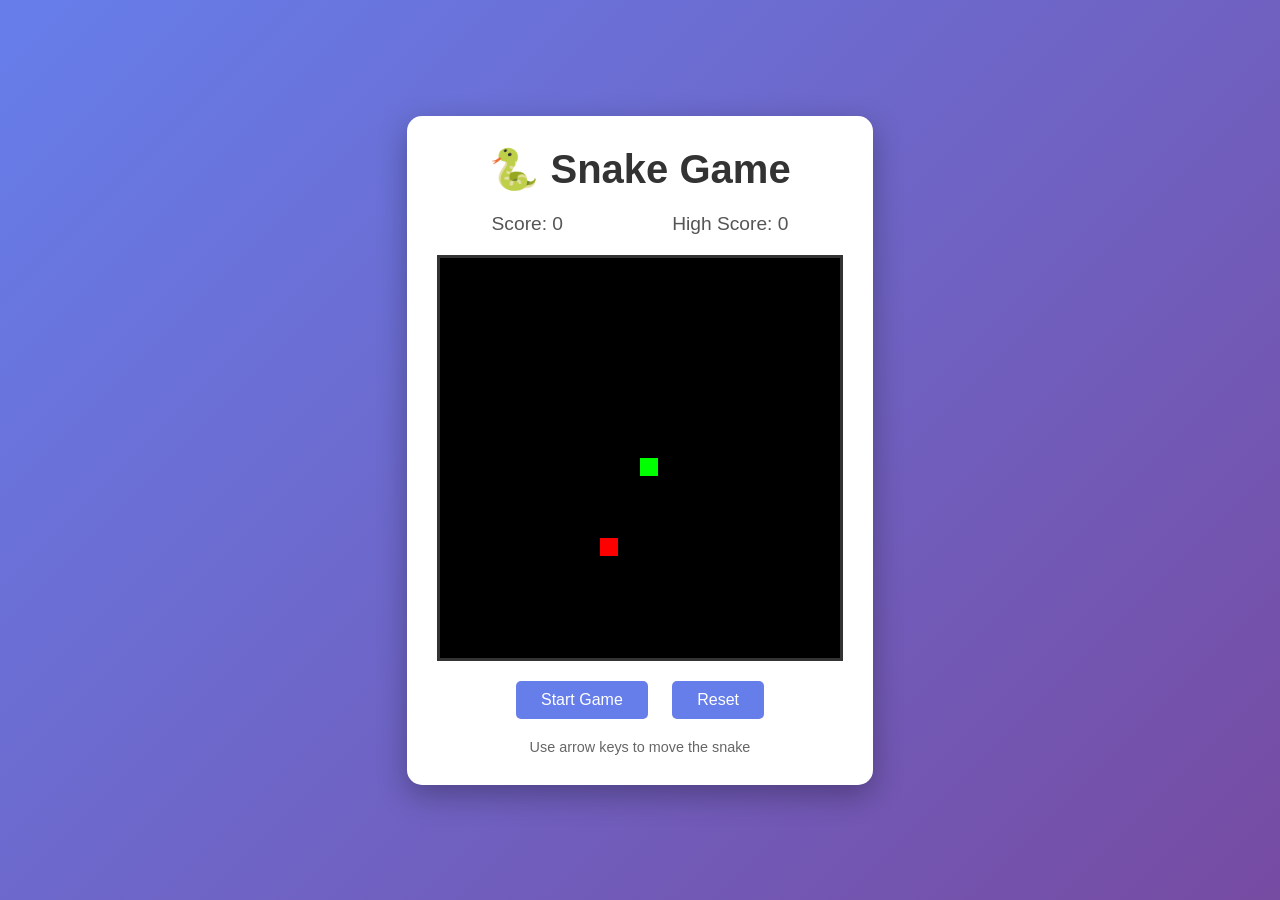
<file: index.html>
<!DOCTYPE html>
<html lang="en">
<head>
    <meta charset="UTF-8">
    <meta name="viewport" content="width=device-width, initial-scale=1.0">
    <title>Snake Game</title>
    <link rel="stylesheet" href="style.css">
</head>
<body>
    <div class="container">
        <h1>🐍 Snake Game</h1>
        <div class="score-board">
            <p>Score: <span id="score">0</span></p>
            <p>High Score: <span id="highScore">0</span></p>
        </div>
        <canvas id="gameCanvas" width="400" height="400"></canvas>
        <div class="controls">
            <button id="startBtn">Start Game</button>
            <button id="resetBtn">Reset</button>
        </div>
        <p class="instructions">Use arrow keys to move the snake</p>
    </div>
    <script src="script.js"></script>
</body>
</html>
</file>
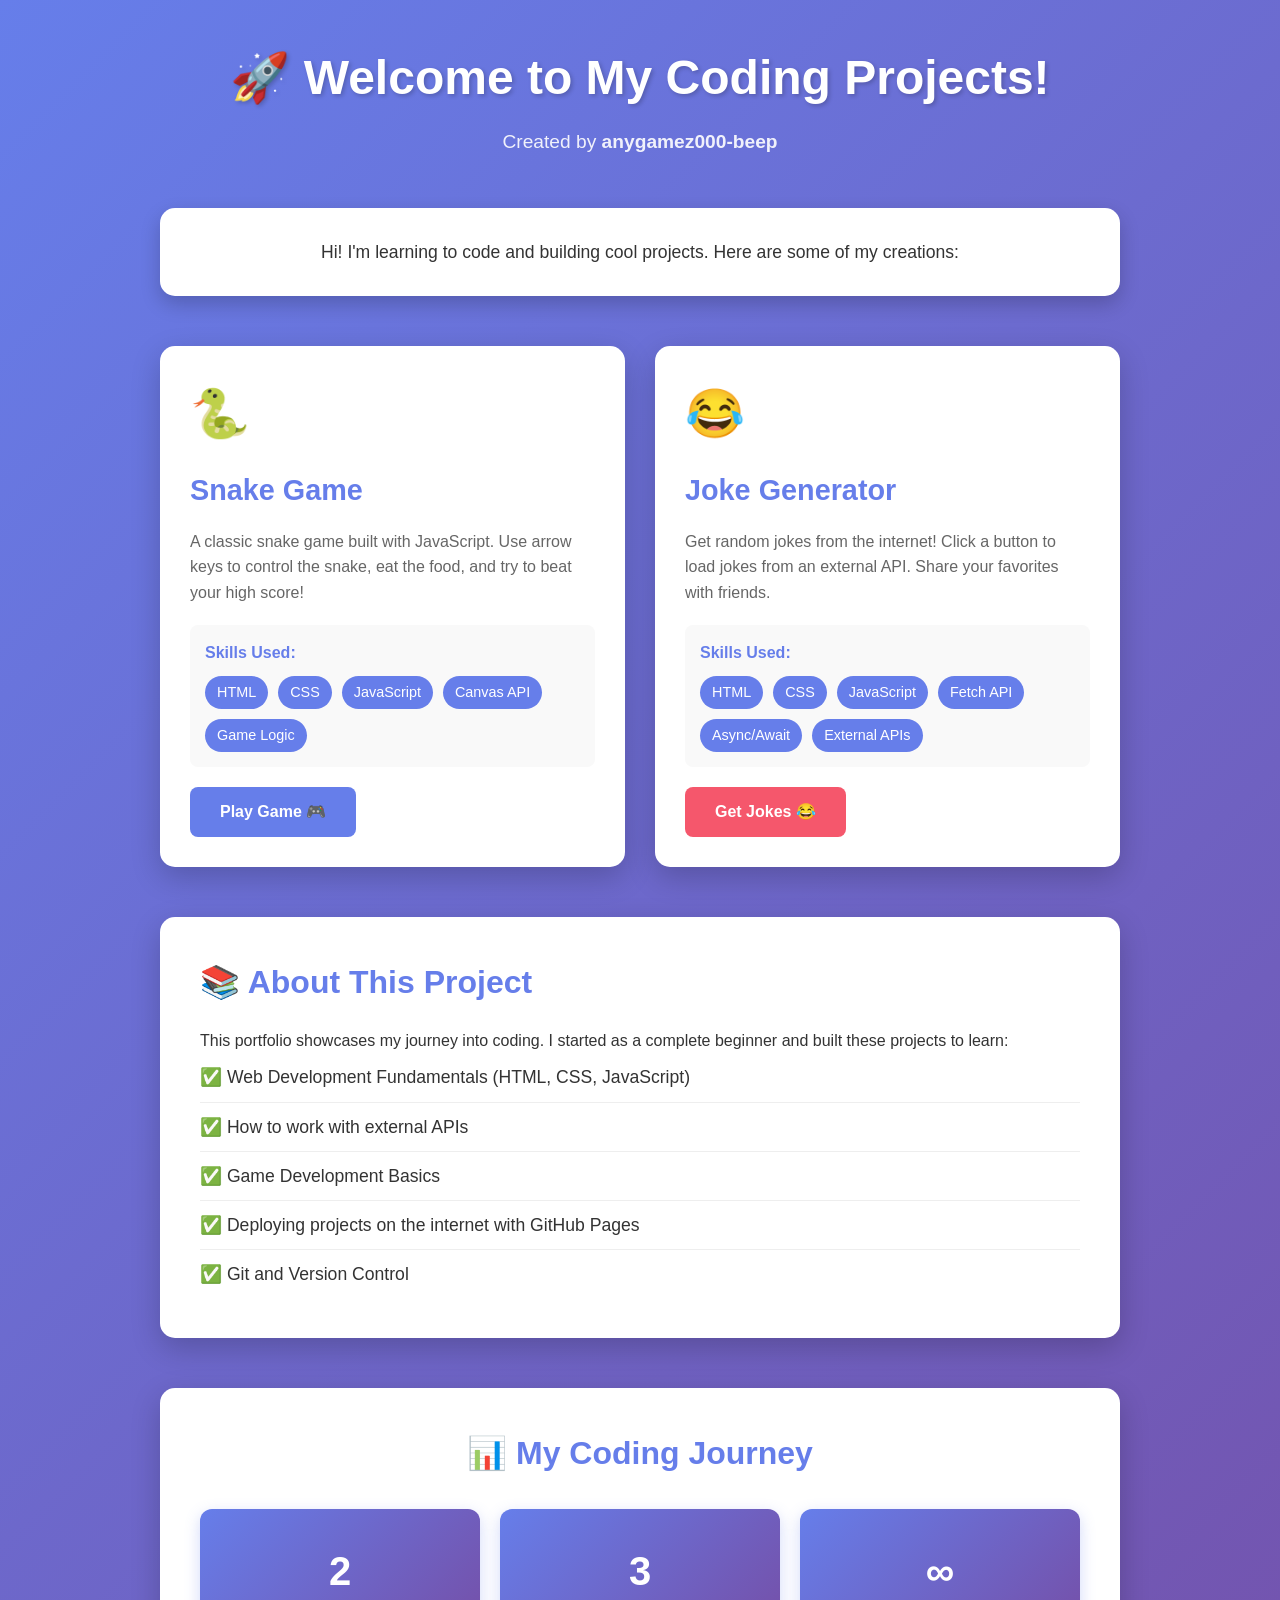
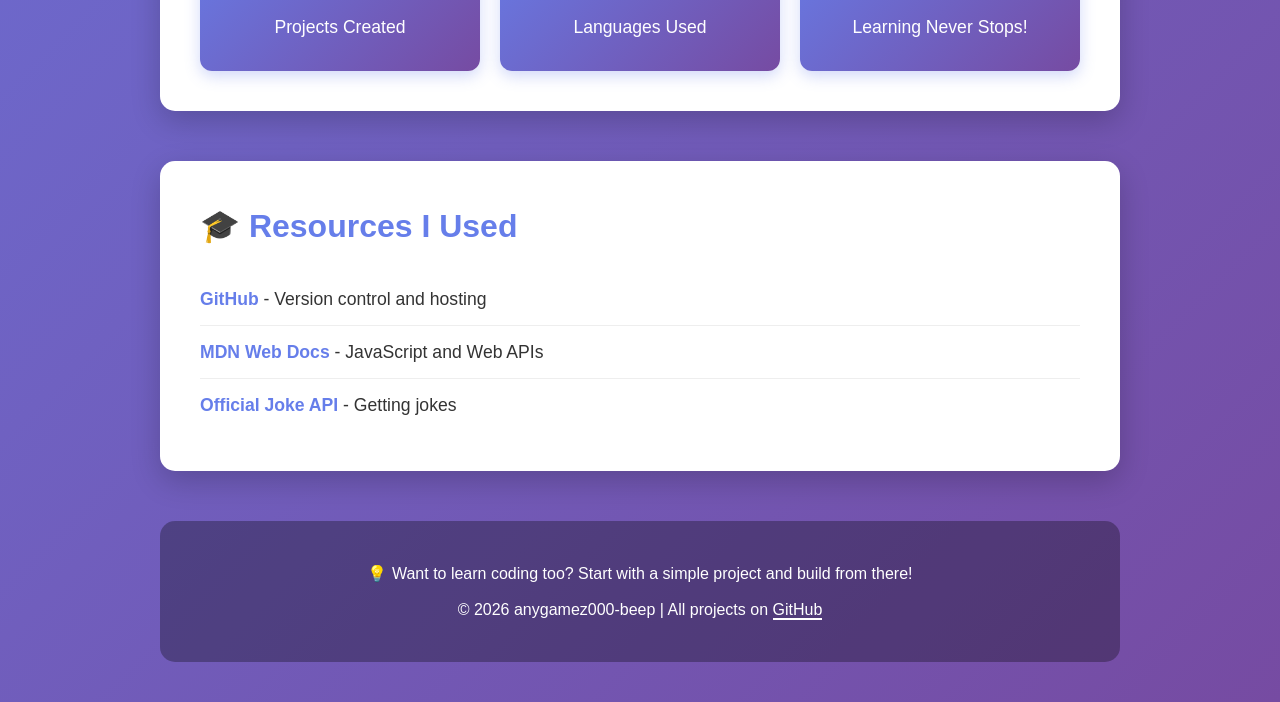
<file: home.html>
<!DOCTYPE html>
<html lang="en">
<head>
    <meta charset="UTF-8">
    <meta name="viewport" content="width=device-width, initial-scale=1.0">
    <title>My Coding Projects</title>
    <link rel="stylesheet" href="home-style.css">
</head>
<body>
    <div class="container">
        <header>
            <h1>🚀 Welcome to My Coding Projects!</h1>
            <p class="subtitle">Created by <strong>anygamez000-beep</strong></p>
        </header>

        <section class="intro">
            <p>Hi! I'm learning to code and building cool projects. Here are some of my creations:</p>
        </section>

        <section class="projects">
            <!-- Snake Game Project -->
            <div class="project-card">
                <div class="project-icon">🐍</div>
                <h2>Snake Game</h2>
                <p class="description">A classic snake game built with JavaScript. Use arrow keys to control the snake, eat the food, and try to beat your high score!</p>
                
                <div class="project-info">
                    <p><strong>Skills Used:</strong></p>
                    <ul>
                        <li>HTML</li>
                        <li>CSS</li>
                        <li>JavaScript</li>
                        <li>Canvas API</li>
                        <li>Game Logic</li>
                    </ul>
                </div>

                <a href="index.html" class="btn btn-primary">Play Game 🎮</a>
            </div>

            <!-- Joke Generator Project -->
            <div class="project-card">
                <div class="project-icon">😂</div>
                <h2>Joke Generator</h2>
                <p class="description">Get random jokes from the internet! Click a button to load jokes from an external API. Share your favorites with friends.</p>
                
                <div class="project-info">
                    <p><strong>Skills Used:</strong></p>
                    <ul>
                        <li>HTML</li>
                        <li>CSS</li>
                        <li>JavaScript</li>
                        <li>Fetch API</li>
                        <li>Async/Await</li>
                        <li>External APIs</li>
                    </ul>
                </div>

                <a href="joke.html" class="btn btn-secondary">Get Jokes 😂</a>
            </div>
        </section>

        <section class="about">
            <h2>📚 About This Project</h2>
            <p>This portfolio showcases my journey into coding. I started as a complete beginner and built these projects to learn:</p>
            <ul>
                <li>✅ Web Development Fundamentals (HTML, CSS, JavaScript)</li>
                <li>✅ How to work with external APIs</li>
                <li>✅ Game Development Basics</li>
                <li>✅ Deploying projects on the internet with GitHub Pages</li>
                <li>✅ Git and Version Control</li>
            </ul>
        </section>

        <section class="stats">
            <h2>📊 My Coding Journey</h2>
            <div class="stat-cards">
                <div class="stat-card">
                    <h3>2</h3>
                    <p>Projects Created</p>
                </div>
                <div class="stat-card">
                    <h3>3</h3>
                    <p>Languages Used</p>
                </div>
                <div class="stat-card">
                    <h3>∞</h3>
                    <p>Learning Never Stops!</p>
                </div>
            </div>
        </section>

        <section class="resources">
            <h2>🎓 Resources I Used</h2>
            <ul>
                <li><a href="https://github.com" target="_blank">GitHub</a> - Version control and hosting</li>
                <li><a href="https://developer.mozilla.org" target="_blank">MDN Web Docs</a> - JavaScript and Web APIs</li>
                <li><a href="https://official-joke-api.appspot.com" target="_blank">Official Joke API</a> - Getting jokes</li>
            </ul>
        </section>

        <footer>
            <p>💡 Want to learn coding too? Start with a simple project and build from there!</p>
            <p>© 2026 anygamez000-beep | All projects on <a href="https://github.com/anygamez000-beep/CakeTest" target="_blank">GitHub</a></p>
        </footer>
    </div>
</body>
</html>
</file>
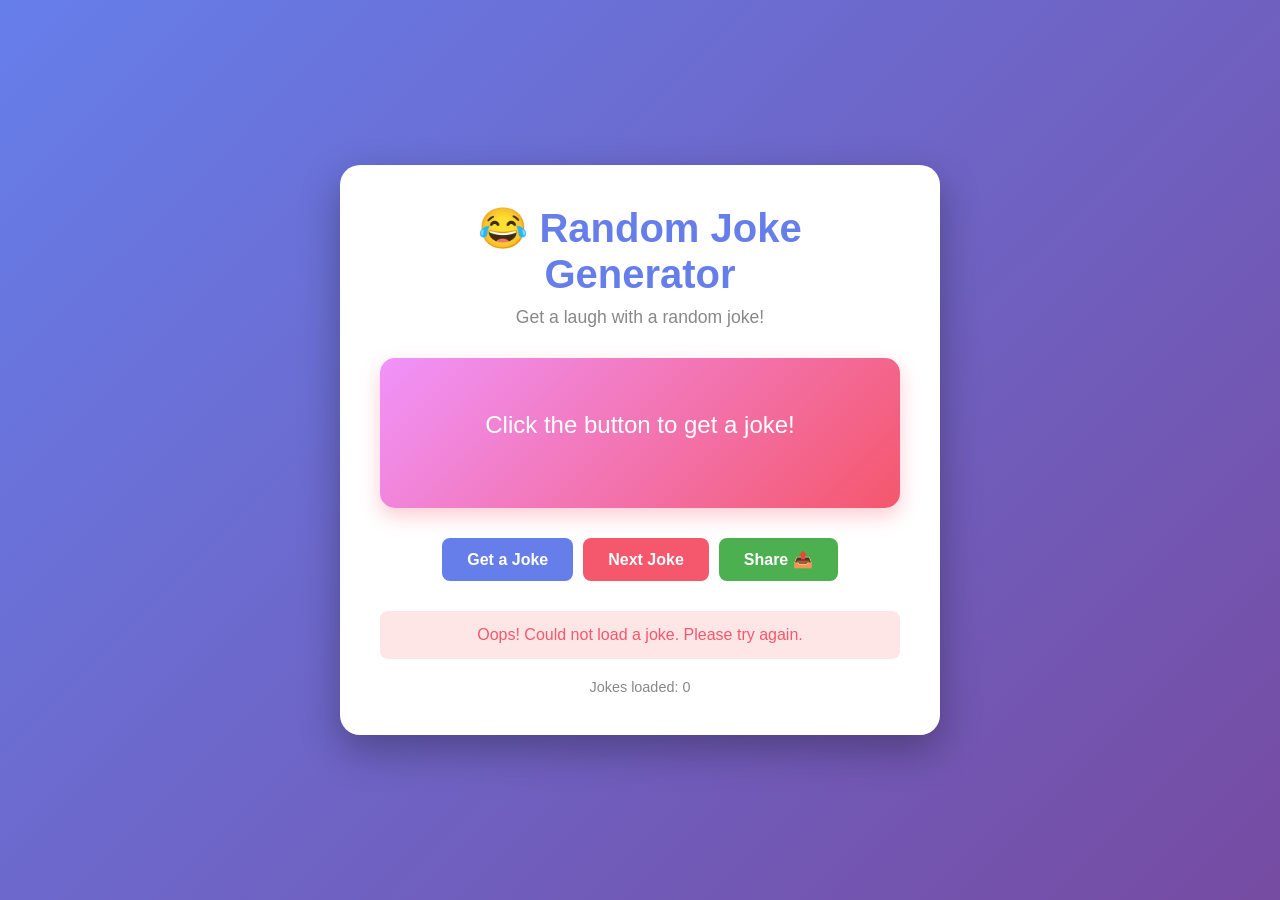
<file: joke.html>
<!DOCTYPE html>
<html lang="en">
<head>
    <meta charset="UTF-8">
    <meta name="viewport" content="width=device-width, initial-scale=1.0">
    <title>Random Joke Generator</title>
    <link rel="stylesheet" href="joke-style.css">
</head>
<body>
    <div class="container">
        <h1>😂 Random Joke Generator</h1>
        <p class="subtitle">Get a laugh with a random joke!</p>
        
        <div class="joke-display">
            <p id="jokeText" class="joke-text">Click the button to get a joke!</p>
            <p id="jokeType" class="joke-type"></p>
        </div>

        <div class="controls">
            <button id="getJokeBtn" class="btn btn-primary">Get a Joke</button>
            <button id="nextJokeBtn" class="btn btn-secondary">Next Joke</button>
            <button id="shareBtn" class="btn btn-share">Share 📤</button>
        </div>

        <div class="loading" id="loading">
            <p>Loading joke...</p>
        </div>

        <div class="error" id="errorMsg"></div>

        <div class="stats">
            <p>Jokes loaded: <span id="jokeCount">0</span></p>
        </div>
    </div>

    <script src="joke-script.js"></script>
</body>
</html>
</file>
<file: style.css>
* {
    margin: 0;
    padding: 0;
    box-sizing: border-box;
}

body {
    display: flex;
    justify-content: center;
    align-items: center;
    min-height: 100vh;
    background: linear-gradient(135deg, #667eea 0%, #764ba2 100%);
    font-family: 'Arial', sans-serif;
}

.container {
    background: white;
    padding: 30px;
    border-radius: 15px;
    box-shadow: 0 10px 30px rgba(0, 0, 0, 0.3);
    text-align: center;
}

h1 {
    color: #333;
    margin-bottom: 20px;
    font-size: 2.5em;
}

.score-board {
    display: flex;
    justify-content: space-around;
    margin-bottom: 20px;
    font-size: 1.2em;
}

.score-board p {
    color: #555;
}

#gameCanvas {
    border: 3px solid #333;
    background-color: #000;
    display: block;
    margin: 20px auto;
    cursor: pointer;
}

.controls {
    margin: 20px 0;
}

button {
    padding: 10px 25px;
    margin: 0 10px;
    font-size: 1em;
    background-color: #667eea;
    color: white;
    border: none;
    border-radius: 5px;
    cursor: pointer;
    transition: background-color 0.3s;
}

button:hover {
    background-color: #764ba2;
}

button:active {
    transform: scale(0.98);
}

.instructions {
    color: #666;
    font-size: 0.9em;
    margin-top: 20px;
}
</file>
<file: home-style.css>
* {
    margin: 0;
    padding: 0;
    box-sizing: border-box;
}

body {
    font-family: 'Segoe UI', Tahoma, Geneva, Verdana, sans-serif;
    background: linear-gradient(135deg, #667eea 0%, #764ba2 100%);
    color: #333;
    line-height: 1.6;
}

.container {
    max-width: 1000px;
    margin: 0 auto;
    padding: 40px 20px;
}

/* Header */
header {
    text-align: center;
    color: white;
    margin-bottom: 50px;
    animation: slideDown 0.6s ease-out;
}

header h1 {
    font-size: 3em;
    margin-bottom: 10px;
    text-shadow: 2px 2px 4px rgba(0, 0, 0, 0.2);
}

.subtitle {
    font-size: 1.2em;
    opacity: 0.9;
}

/* Intro Section */
.intro {
    background: white;
    padding: 30px;
    border-radius: 15px;
    text-align: center;
    margin-bottom: 50px;
    box-shadow: 0 8px 20px rgba(0, 0, 0, 0.2);
    font-size: 1.1em;
}

/* Projects Section */
.projects {
    display: grid;
    grid-template-columns: repeat(auto-fit, minmax(350px, 1fr));
    gap: 30px;
    margin-bottom: 50px;
}

.project-card {
    background: white;
    border-radius: 15px;
    padding: 30px;
    box-shadow: 0 10px 30px rgba(0, 0, 0, 0.2);
    transition: transform 0.3s ease, box-shadow 0.3s ease;
    animation: fadeIn 0.8s ease-out;
}

.project-card:hover {
    transform: translateY(-10px);
    box-shadow: 0 15px 40px rgba(0, 0, 0, 0.3);
}

.project-icon {
    font-size: 3em;
    margin-bottom: 15px;
}

.project-card h2 {
    color: #667eea;
    margin-bottom: 15px;
    font-size: 1.8em;
}

.description {
    color: #666;
    margin-bottom: 20px;
    font-size: 1em;
}

.project-info {
    background: #f9f9f9;
    padding: 15px;
    border-radius: 8px;
    margin: 20px 0;
}

.project-info strong {
    color: #667eea;
}

.project-info ul {
    list-style: none;
    display: flex;
    flex-wrap: wrap;
    gap: 10px;
    margin-top: 10px;
}

.project-info li {
    background: #667eea;
    color: white;
    padding: 5px 12px;
    border-radius: 20px;
    font-size: 0.9em;
}

.btn {
    display: inline-block;
    padding: 12px 30px;
    border-radius: 8px;
    text-decoration: none;
    font-weight: bold;
    transition: all 0.3s ease;
    border: none;
    cursor: pointer;
    font-size: 1em;
}

.btn-primary {
    background: #667eea;
    color: white;
}

.btn-primary:hover {
    background: #764ba2;
    transform: scale(1.05);
}

.btn-secondary {
    background: #f5576c;
    color: white;
}

.btn-secondary:hover {
    background: #f093fb;
    transform: scale(1.05);
}

/* About Section */
.about {
    background: white;
    padding: 40px;
    border-radius: 15px;
    margin-bottom: 50px;
    box-shadow: 0 10px 30px rgba(0, 0, 0, 0.2);
}

.about h2 {
    color: #667eea;
    margin-bottom: 20px;
    font-size: 2em;
}

.about ul {
    list-style: none;
}

.about li {
    padding: 10px 0;
    font-size: 1.1em;
    border-bottom: 1px solid #eee;
}

.about li:last-child {
    border-bottom: none;
}

/* Stats Section */
.stats {
    background: white;
    padding: 40px;
    border-radius: 15px;
    margin-bottom: 50px;
    box-shadow: 0 10px 30px rgba(0, 0, 0, 0.2);
    text-align: center;
}

.stats h2 {
    color: #667eea;
    margin-bottom: 30px;
    font-size: 2em;
}

.stat-cards {
    display: grid;
    grid-template-columns: repeat(auto-fit, minmax(150px, 1fr));
    gap: 20px;
}

.stat-card {
    background: linear-gradient(135deg, #667eea 0%, #764ba2 100%);
    color: white;
    padding: 30px;
    border-radius: 12px;
    box-shadow: 0 5px 15px rgba(102, 126, 234, 0.3);
}

.stat-card h3 {
    font-size: 2.5em;
    margin-bottom: 10px;
}

.stat-card p {
    font-size: 1.1em;
}

/* Resources Section */
.resources {
    background: white;
    padding: 40px;
    border-radius: 15px;
    margin-bottom: 50px;
    box-shadow: 0 10px 30px rgba(0, 0, 0, 0.2);
}

.resources h2 {
    color: #667eea;
    margin-bottom: 20px;
    font-size: 2em;
}

.resources ul {
    list-style: none;
}

.resources li {
    padding: 12px 0;
    font-size: 1.1em;
    border-bottom: 1px solid #eee;
}

.resources li:last-child {
    border-bottom: none;
}

.resources a {
    color: #667eea;
    text-decoration: none;
    font-weight: bold;
}

.resources a:hover {
    text-decoration: underline;
}

/* Footer */
footer {
    background: rgba(0, 0, 0, 0.3);
    color: white;
    text-align: center;
    padding: 30px;
    border-radius: 15px;
    margin-top: 50px;
}

footer p {
    margin: 10px 0;
}

footer a {
    color: #fff;
    text-decoration: none;
    border-bottom: 2px solid #fff;
}

footer a:hover {
    opacity: 0.8;
}

/* Animations */
@keyframes slideDown {
    from {
        opacity: 0;
        transform: translateY(-30px);
    }
    to {
        opacity: 1;
        transform: translateY(0);
    }
}

@keyframes fadeIn {
    from {
        opacity: 0;
        transform: translateY(20px);
    }
    to {
        opacity: 1;
        transform: translateY(0);
    }
}

/* Mobile Responsive */
@media (max-width: 768px) {
    header h1 {
        font-size: 2em;
    }

    .projects {
        grid-template-columns: 1fr;
    }

    .project-card {
        padding: 20px;
    }

    .about, .stats, .resources {
        padding: 20px;
    }

    .about h2, .stats h2, .resources h2 {
        font-size: 1.5em;
    }

    .stat-cards {
        grid-template-columns: repeat(2, 1fr);
    }
}

@media (max-width: 480px) {
    .container {
        padding: 20px 10px;
    }

    header h1 {
        font-size: 1.5em;
    }

    .stat-cards {
        grid-template-columns: 1fr;
    }

    .project-info ul {
        flex-direction: column;
    }

    .project-info li {
        width: 100%;
    }
}
</file>
<file: joke-style.css>
* {
    margin: 0;
    padding: 0;
    box-sizing: border-box;
}

body {
    display: flex;
    justify-content: center;
    align-items: center;
    min-height: 100vh;
    background: linear-gradient(135deg, #667eea 0%, #764ba2 100%);
    font-family: 'Comic Sans MS', cursive, sans-serif;
}

.container {
    background: white;
    padding: 40px;
    border-radius: 20px;
    box-shadow: 0 15px 40px rgba(0, 0, 0, 0.3);
    text-align: center;
    max-width: 600px;
    width: 90%;
}

h1 {
    color: #667eea;
    margin-bottom: 10px;
    font-size: 2.5em;
}

.subtitle {
    color: #888;
    margin-bottom: 30px;
    font-size: 1.1em;
}

.joke-display {
    background: linear-gradient(135deg, #f093fb 0%, #f5576c 100%);
    padding: 30px;
    border-radius: 15px;
    margin: 30px 0;
    min-height: 150px;
    display: flex;
    flex-direction: column;
    justify-content: center;
    box-shadow: 0 8px 20px rgba(245, 87, 108, 0.3);
}

.joke-text {
    color: white;
    font-size: 1.5em;
    line-height: 1.6;
    margin-bottom: 15px;
}

.joke-type {
    color: rgba(255, 255, 255, 0.8);
    font-size: 0.9em;
    font-style: italic;
}

.controls {
    display: flex;
    gap: 10px;
    justify-content: center;
    flex-wrap: wrap;
    margin: 30px 0;
}

.btn {
    padding: 12px 25px;
    font-size: 1em;
    border: none;
    border-radius: 8px;
    cursor: pointer;
    transition: all 0.3s ease;
    font-weight: bold;
}

.btn-primary {
    background-color: #667eea;
    color: white;
}

.btn-primary:hover {
    background-color: #764ba2;
    transform: translateY(-2px);
    box-shadow: 0 5px 15px rgba(102, 126, 234, 0.4);
}

.btn-secondary {
    background-color: #f5576c;
    color: white;
}

.btn-secondary:hover {
    background-color: #f093fb;
    transform: translateY(-2px);
    box-shadow: 0 5px 15px rgba(245, 87, 108, 0.4);
}

.btn-share {
    background-color: #4CAF50;
    color: white;
}

.btn-share:hover {
    background-color: #45a049;
    transform: translateY(-2px);
    box-shadow: 0 5px 15px rgba(76, 175, 80, 0.4);
}

.btn:active {
    transform: scale(0.98);
}

.loading {
    display: none;
    color: #667eea;
    font-size: 1.2em;
    margin: 20px 0;
}

.loading.active {
    display: block;
}

.error {
    display: none;
    color: #f5576c;
    background-color: #ffe6e6;
    padding: 15px;
    border-radius: 8px;
    margin: 20px 0;
}

.error.active {
    display: block;
}

.stats {
    color: #888;
    font-size: 0.9em;
    margin-top: 20px;
}

@media (max-width: 600px) {
    .container {
        padding: 20px;
    }

    h1 {
        font-size: 1.8em;
    }

    .joke-text {
        font-size: 1.2em;
    }

    .btn {
        padding: 10px 15px;
        font-size: 0.9em;
    }
}
</file>
